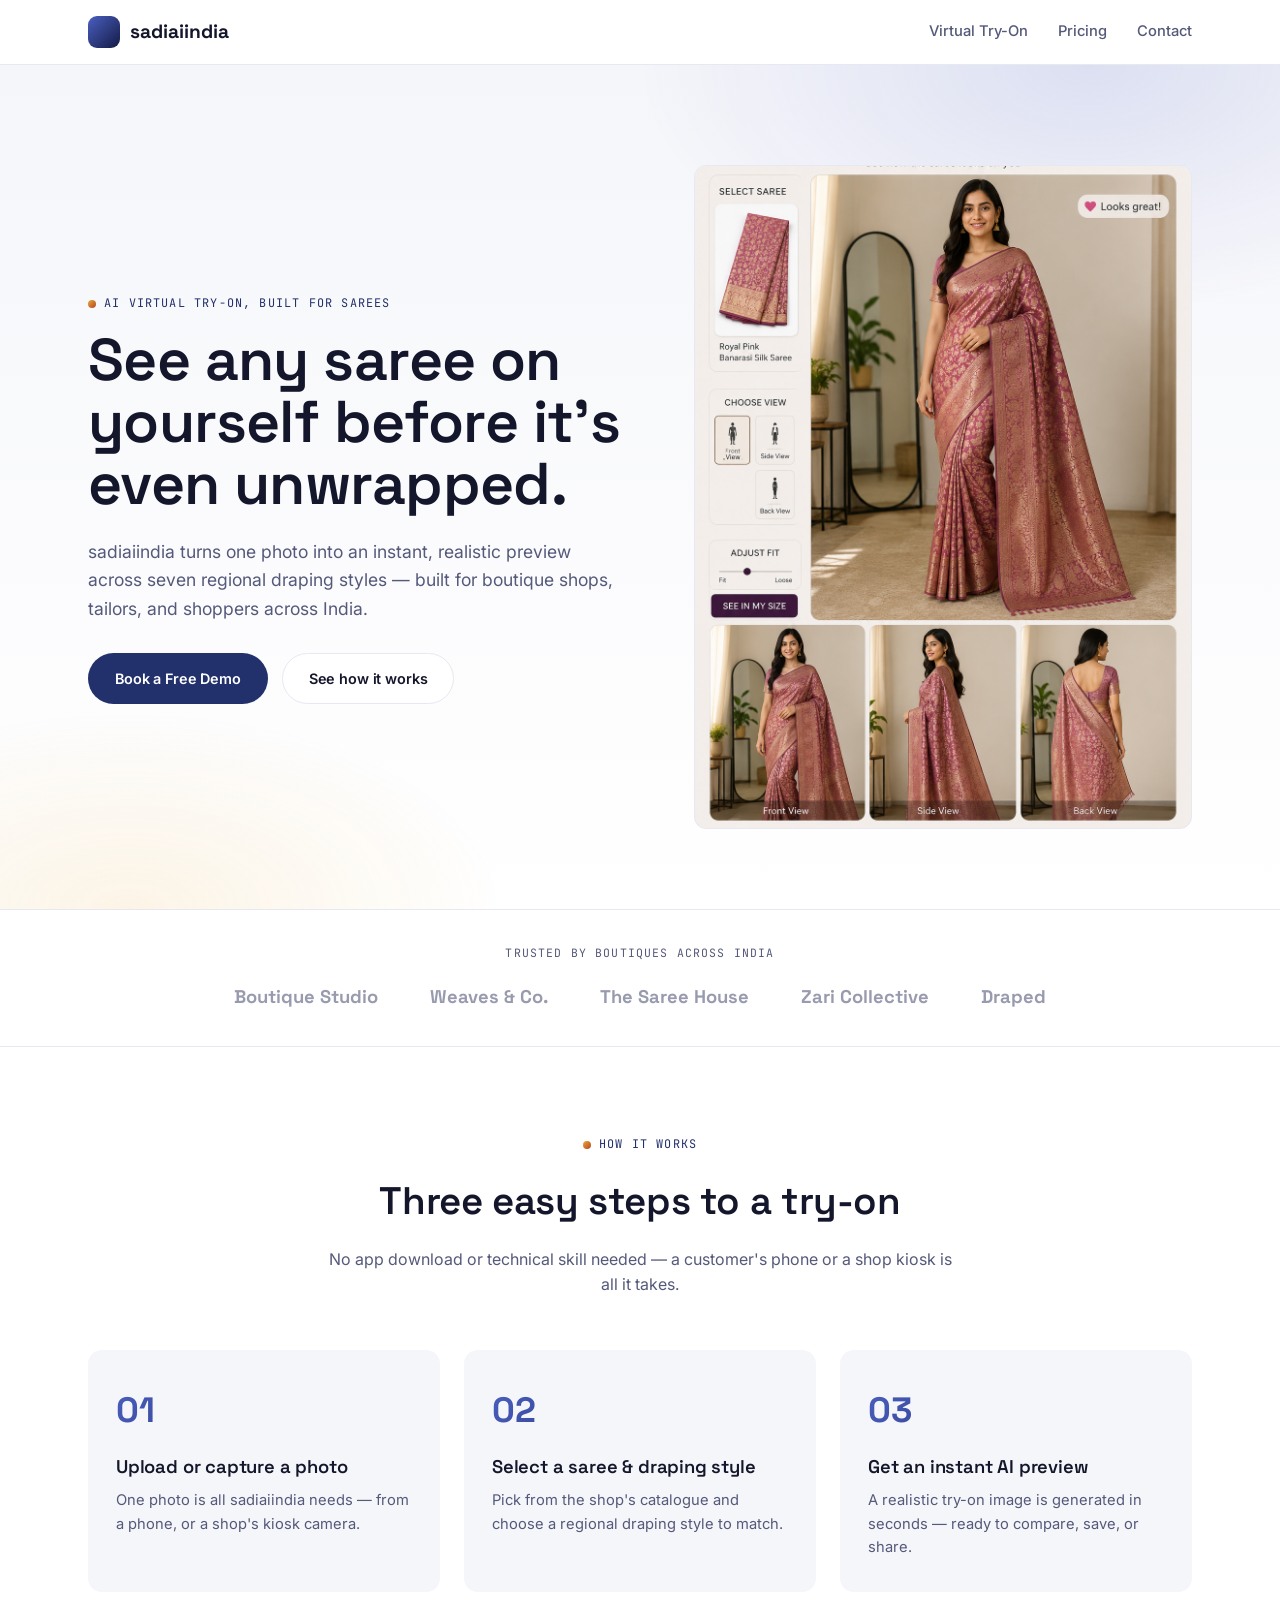
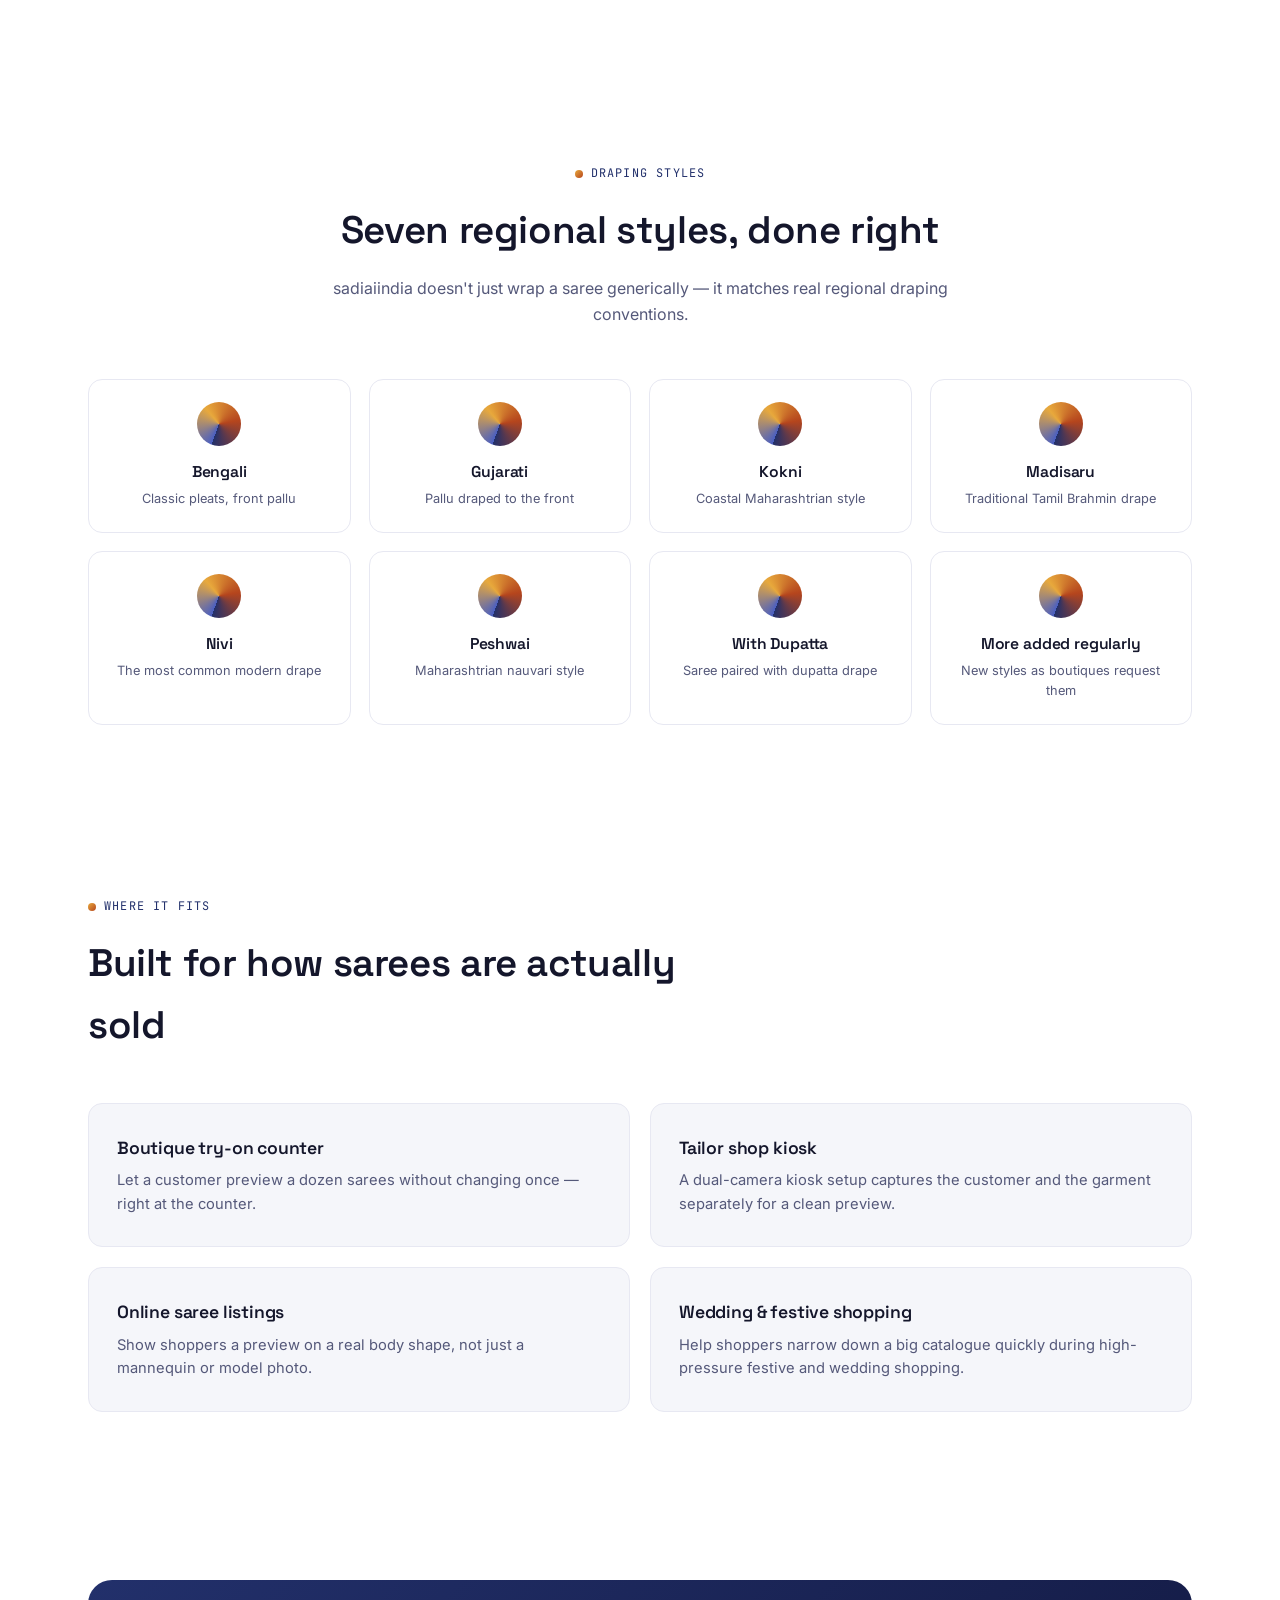
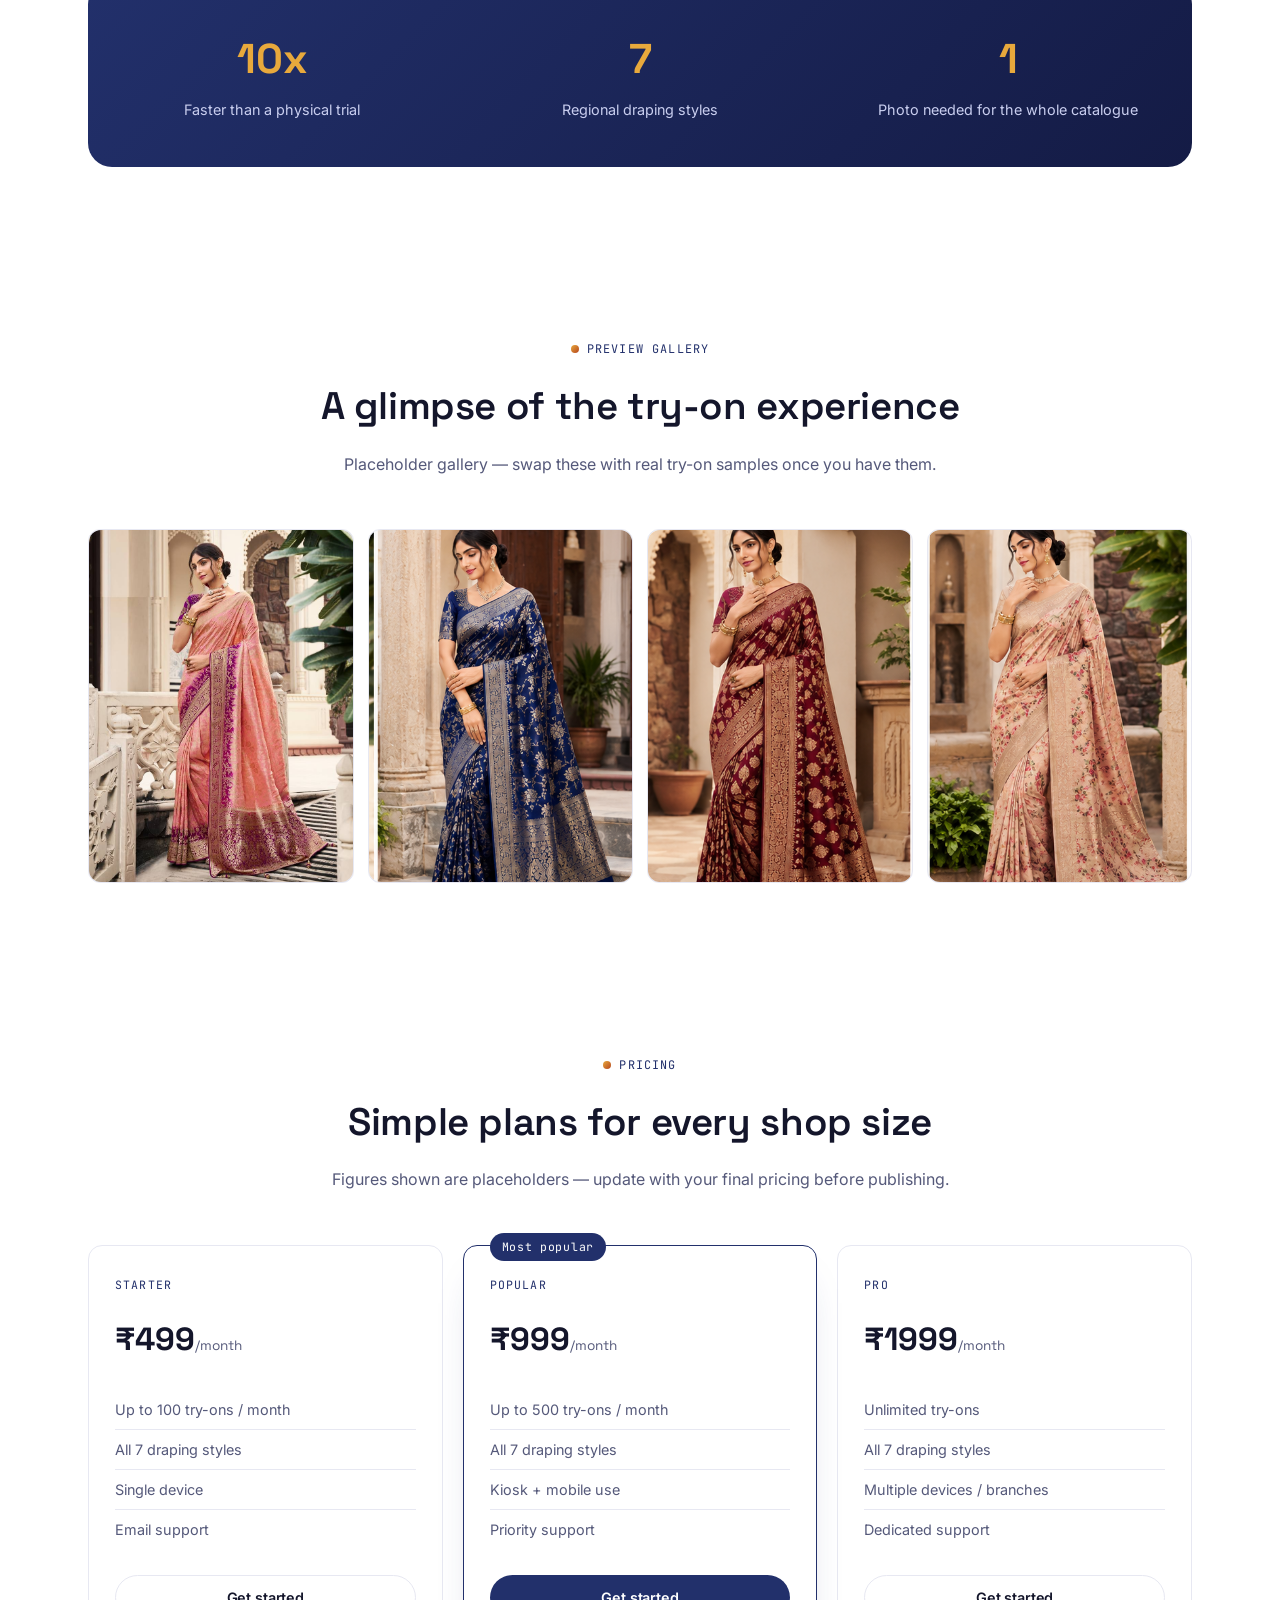
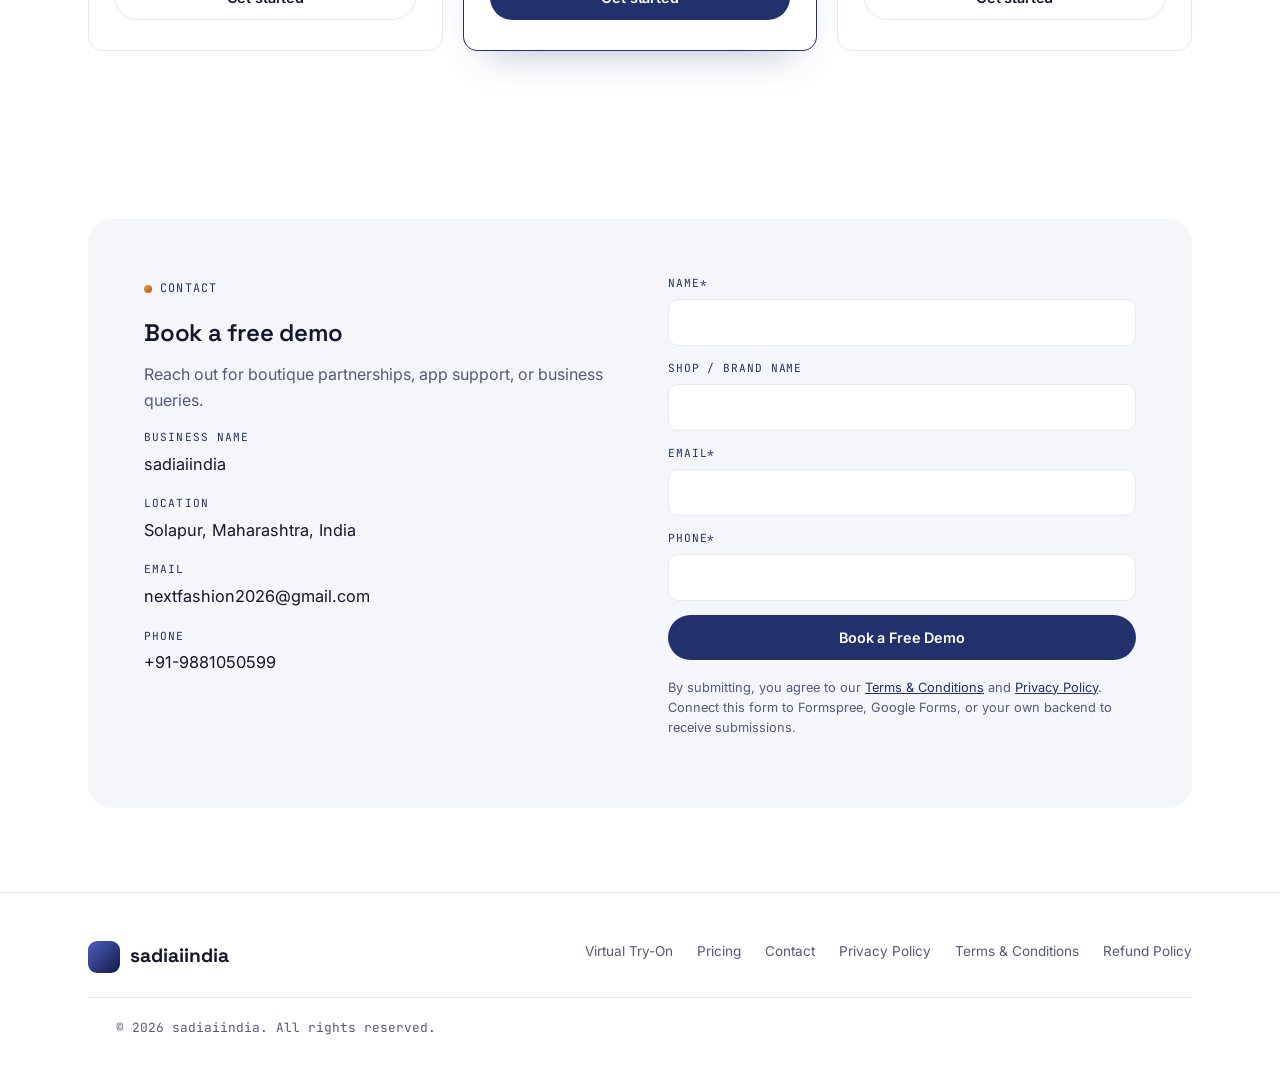
<file: index.html>
<!DOCTYPE html>
<html lang="en">
<head>
<meta charset="UTF-8">
<meta name="viewport" content="width=device-width, initial-scale=1.0">
<title>sadiaiindia — AI Virtual Try-On for Sarees</title>
<meta name="description" content="sadiaiindia lets boutiques and shoppers preview any saree instantly with AI — seven regional draping styles, one photo, seconds to see it.">
<link rel="preconnect" href="https://fonts.googleapis.com">
<link href="https://fonts.googleapis.com/css2?family=Space+Grotesk:wght@500;600;700&family=Inter:wght@400;500;600;700&family=JetBrains+Mono:wght@400;500&display=swap" rel="stylesheet">
<link rel="stylesheet" href="style.css">
</head>
<body>

<header>
  <div class="nav">
    <a href="#top" class="brand">
      <span class="brand-mark"></span>
      <span class="brand-name">sadiaiindia</span>
    </a>
    <nav class="nav-links">
      <a href="#try-on">Virtual Try-On</a>
      <a href="#pricing">Pricing</a>
  
      <a href="#contact">Contact</a>
    
    </nav>
    <button class="menu-toggle" aria-label="Menu">&#9776;</button>
  </div>
</header>

<main id="top">

  <section class="hero">
    <div class="dye-wash"></div>
    <div class="wrap hero-inner">
      <div>
        <span class="eyebrow">AI Virtual Try-On, Built for Sarees</span>
        <h1>See any saree on yourself before it's even unwrapped.</h1>
        <p class="lead">sadiaiindia turns one photo into an instant, realistic preview across seven regional draping styles — built for boutique shops, tailors, and shoppers across India.</p>
        <div class="hero-ctas">
          <a href="#contact" class="btn btn-primary">Book a Free Demo</a>
          <a href="#try-on" class="btn btn-ghost">See how it works</a>
        </div>
      </div>
      <div class="gallery-item">
  <img src="images/image.png" alt="Saree try-on preview" style="width:100%;height:100%;object-fit:cover;border-radius:12px;">
</div>
    </div>
  </section>

  <section class="trusted">
    <div class="wrap">
      <div class="trusted-label">Trusted by boutiques across India</div>
      <div class="trusted-row">
        <span>Boutique Studio</span>
        <span>Weaves &amp; Co.</span>
        <span>The Saree House</span>
        <span>Zari Collective</span>
        <span>Draped</span>
      </div>
    </div>
  </section>

  <section id="try-on">
    <div class="wrap">
      <div class="section-head">
        <span class="eyebrow">How it works</span>
        <h2>Three easy steps to a try-on</h2>
        <p>No app download or technical skill needed — a customer's phone or a shop kiosk is all it takes.</p>
      </div>
      <div class="steps">
        <div class="step">
          <div class="step-num">01</div>
          <h3>Upload or capture a photo</h3>
          <p>One photo is all sadiaiindia needs — from a phone, or a shop's kiosk camera.</p>
        </div>
        <div class="step">
          <div class="step-num">02</div>
          <h3>Select a saree &amp; draping style</h3>
          <p>Pick from the shop's catalogue and choose a regional draping style to match.</p>
        </div>
        <div class="step">
          <div class="step-num">03</div>
          <h3>Get an instant AI preview</h3>
          <p>A realistic try-on image is generated in seconds — ready to compare, save, or share.</p>
        </div>
      </div>
    </div>
  </section>

  <section id="styles">
    <div class="wrap">
      <div class="section-head">
        <span class="eyebrow">Draping styles</span>
        <h2>Seven regional styles, done right</h2>
        <p>sadiaiindia doesn't just wrap a saree generically — it matches real regional draping conventions.</p>
      </div>
      <div class="style-grid">
        <div class="style-card"><div class="style-swatch"></div><h3>Bengali</h3><p>Classic pleats, front pallu</p></div>
        <div class="style-card"><div class="style-swatch"></div><h3>Gujarati</h3><p>Pallu draped to the front</p></div>
        <div class="style-card"><div class="style-swatch"></div><h3>Kokni</h3><p>Coastal Maharashtrian style</p></div>
        <div class="style-card"><div class="style-swatch"></div><h3>Madisaru</h3><p>Traditional Tamil Brahmin drape</p></div>
        <div class="style-card"><div class="style-swatch"></div><h3>Nivi</h3><p>The most common modern drape</p></div>
        <div class="style-card"><div class="style-swatch"></div><h3>Peshwai</h3><p>Maharashtrian nauvari style</p></div>
        <div class="style-card"><div class="style-swatch"></div><h3>With Dupatta</h3><p>Saree paired with dupatta drape</p></div>
        <div class="style-card"><div class="style-swatch"></div><h3>More added regularly</h3><p>New styles as boutiques request them</p></div>
      </div>
    </div>
  </section>

  <section id="usecases">
    <div class="wrap">
      <div class="section-head left">
        <span class="eyebrow">Where it fits</span>
        <h2>Built for how sarees are actually sold</h2>
      </div>
      <div class="usecase-grid">
        <div class="usecase-card">
          <h3>Boutique try-on counter</h3>
          <p>Let a customer preview a dozen sarees without changing once — right at the counter.</p>
        </div>
        <div class="usecase-card">
          <h3>Tailor shop kiosk</h3>
          <p>A dual-camera kiosk setup captures the customer and the garment separately for a clean preview.</p>
        </div>
        <div class="usecase-card">
          <h3>Online saree listings</h3>
          <p>Show shoppers a preview on a real body shape, not just a mannequin or model photo.</p>
        </div>
        <div class="usecase-card">
          <h3>Wedding &amp; festive shopping</h3>
          <p>Help shoppers narrow down a big catalogue quickly during high-pressure festive and wedding shopping.</p>
        </div>
      </div>
    </div>
  </section>

  <section>
    <div class="wrap">
      <div class="stats-band">
        <div class="stats-grid">
          <div class="stat">
            <div class="stat-num">10x</div>
            <div class="stat-label">Faster than a physical trial</div>
          </div>
          <div class="stat">
            <div class="stat-num">7</div>
            <div class="stat-label">Regional draping styles</div>
          </div>
          <div class="stat">
            <div class="stat-num">1</div>
            <div class="stat-label">Photo needed for the whole catalogue</div>
          </div>
        </div>
      </div>
    </div>
  </section>

  <section id="gallery">
    <div class="wrap">
      <div class="section-head">
        <span class="eyebrow">Preview gallery</span>
        <h2>A glimpse of the try-on experience</h2>
        <p>Placeholder gallery — swap these with real try-on samples once you have them.</p>
      </div>
      <div class="gallery-grid">
        <div class="gallery-item">
          <img src="images/200_zoom.jpeg" alt="Saree try-on preview" style="width:100%;height:100%;object-fit:cover;border-radius:12px;">
        </div>
        <div class="gallery-item">
          <img src="images/blue.png" alt="Saree try-on preview" style="width:100%;height:100%;object-fit:cover;border-radius:12px;">
        </div>
        <div class="gallery-item">
          <img src="images/red.png" alt="Saree try-on preview" style="width:100%;height:100%;object-fit:cover;border-radius:12px;">
        </div>
        <div class="gallery-item">
          <img src="images/white.png" alt="Saree try-on preview" style="width:100%;height:100%;object-fit:cover;border-radius:12px;">
        </div>
      </div>
    </div>
  </section>

  <section id="pricing">
    <div class="wrap">
      <div class="section-head">
        <span class="eyebrow">Pricing</span>
        <h2>Simple plans for every shop size</h2>
        <p>Figures shown are placeholders — update with your final pricing before publishing.</p>
      </div>
      <div class="pricing-grid">
        <div class="plan">
          <div class="plan-tag">Starter</div>
          <div class="plan-price">₹499<span>/month</span></div>
          <ul>
            <li>Up to 100 try-ons / month</li>
            <li>All 7 draping styles</li>
            <li>Single device</li>
            <li>Email support</li>
          </ul>
          <button class="btn btn-ghost pay-btn" data-plan="Starter" data-amount="499">Get started</button>
        </div>
        <div class="plan popular">
          <div class="plan-tag">Popular</div>
          <div class="plan-price">₹999<span>/month</span></div>
          <ul>
            <li>Up to 500 try-ons / month</li>
            <li>All 7 draping styles</li>
            <li>Kiosk + mobile use</li>
            <li>Priority support</li>
          </ul>
          <button class="btn btn-primary pay-btn" data-plan="Popular" data-amount="999">Get started</button>
        </div>
        <div class="plan">
          <div class="plan-tag">Pro</div>
          <div class="plan-price">₹1999<span>/month</span></div>
          <ul>
            <li>Unlimited try-ons</li>
            <li>All 7 draping styles</li>
            <li>Multiple devices / branches</li>
            <li>Dedicated support</li>
          </ul>
          <button class="btn btn-ghost pay-btn" data-plan="Pro" data-amount="1999">Get started</button>
        </div>
      </div>
    </div>
  </section>

  
  <section id="contact">
    <div class="wrap">
      <div class="contact-shell">
        <div>
          <span class="eyebrow">Contact</span>
          <h2>Book a free demo</h2>
          <p>Reach out for boutique partnerships, app support, or business queries.</p>
          <div class="contact-item">
            <div class="label">Business name</div>
            <div class="value">sadiaiindia</div>
          </div>
          <div class="contact-item">
            <div class="label">Location</div>
            <div class="value">Solapur, Maharashtra, India</div>
          </div>
          <div class="contact-item">
            <div class="label">Email</div>
            <div class="value">nextfashion2026@gmail.com</div>
          </div>
          <div class="contact-item">
            <div class="label">Phone</div>
            <div class="value">+91-9881050599</div>
          </div>
        </div>
        <div>
          <form class="contact-form" id="leadForm">
            <div>
              <label for="f-name">Name*</label>
              <input type="text" id="f-name" name="name" required>
            </div>
            <div>
              <label for="f-brand">Shop / Brand name</label>
              <input type="text" id="f-brand" name="brand">
            </div>
            <div>
              <label for="f-email">Email*</label>
              <input type="email" id="f-email" name="email" required>
            </div>
            <div>
              <label for="f-phone">Phone*</label>
              <input type="tel" id="f-phone" name="phone" required>
            </div>
            <button type="submit" class="btn btn-primary">Book a Free Demo</button>
            <p class="form-note">By submitting, you agree to our <a href="terms-and-conditions.html">Terms &amp; Conditions</a> and <a href="privacy-policy.html">Privacy Policy</a>. Connect this form to Formspree, Google Forms, or your own backend to receive submissions.</p>
          </form>
        </div>
      </div>
    </div>
  </section>

</main>

<footer>
  <div class="wrap">
    <div class="footer-grid">
      <div class="brand">
        <span class="brand-mark"></span>
        <span class="brand-name">sadiaiindia</span>
      </div>
      <div class="footer-links">
        <a href="#try-on">Virtual Try-On</a>
        <a href="#pricing">Pricing</a>
       
        <a href="#contact">Contact</a>
        <a href="privacy-policy.html">Privacy Policy</a>
        <a href="terms-and-conditions.html">Terms &amp; Conditions</a>
        <a href="refund-policy.html">Refund Policy</a>
      </div>
    </div>
    <div class="wrap footer-copy">&copy; <span id="year"></span> sadiaiindia. All rights reserved.</div>
  </div>
</footer>

<script src="https://checkout.razorpay.com/v1/checkout.js"></script>
<script src="script.js"></script>
</body>
</html>
</file>
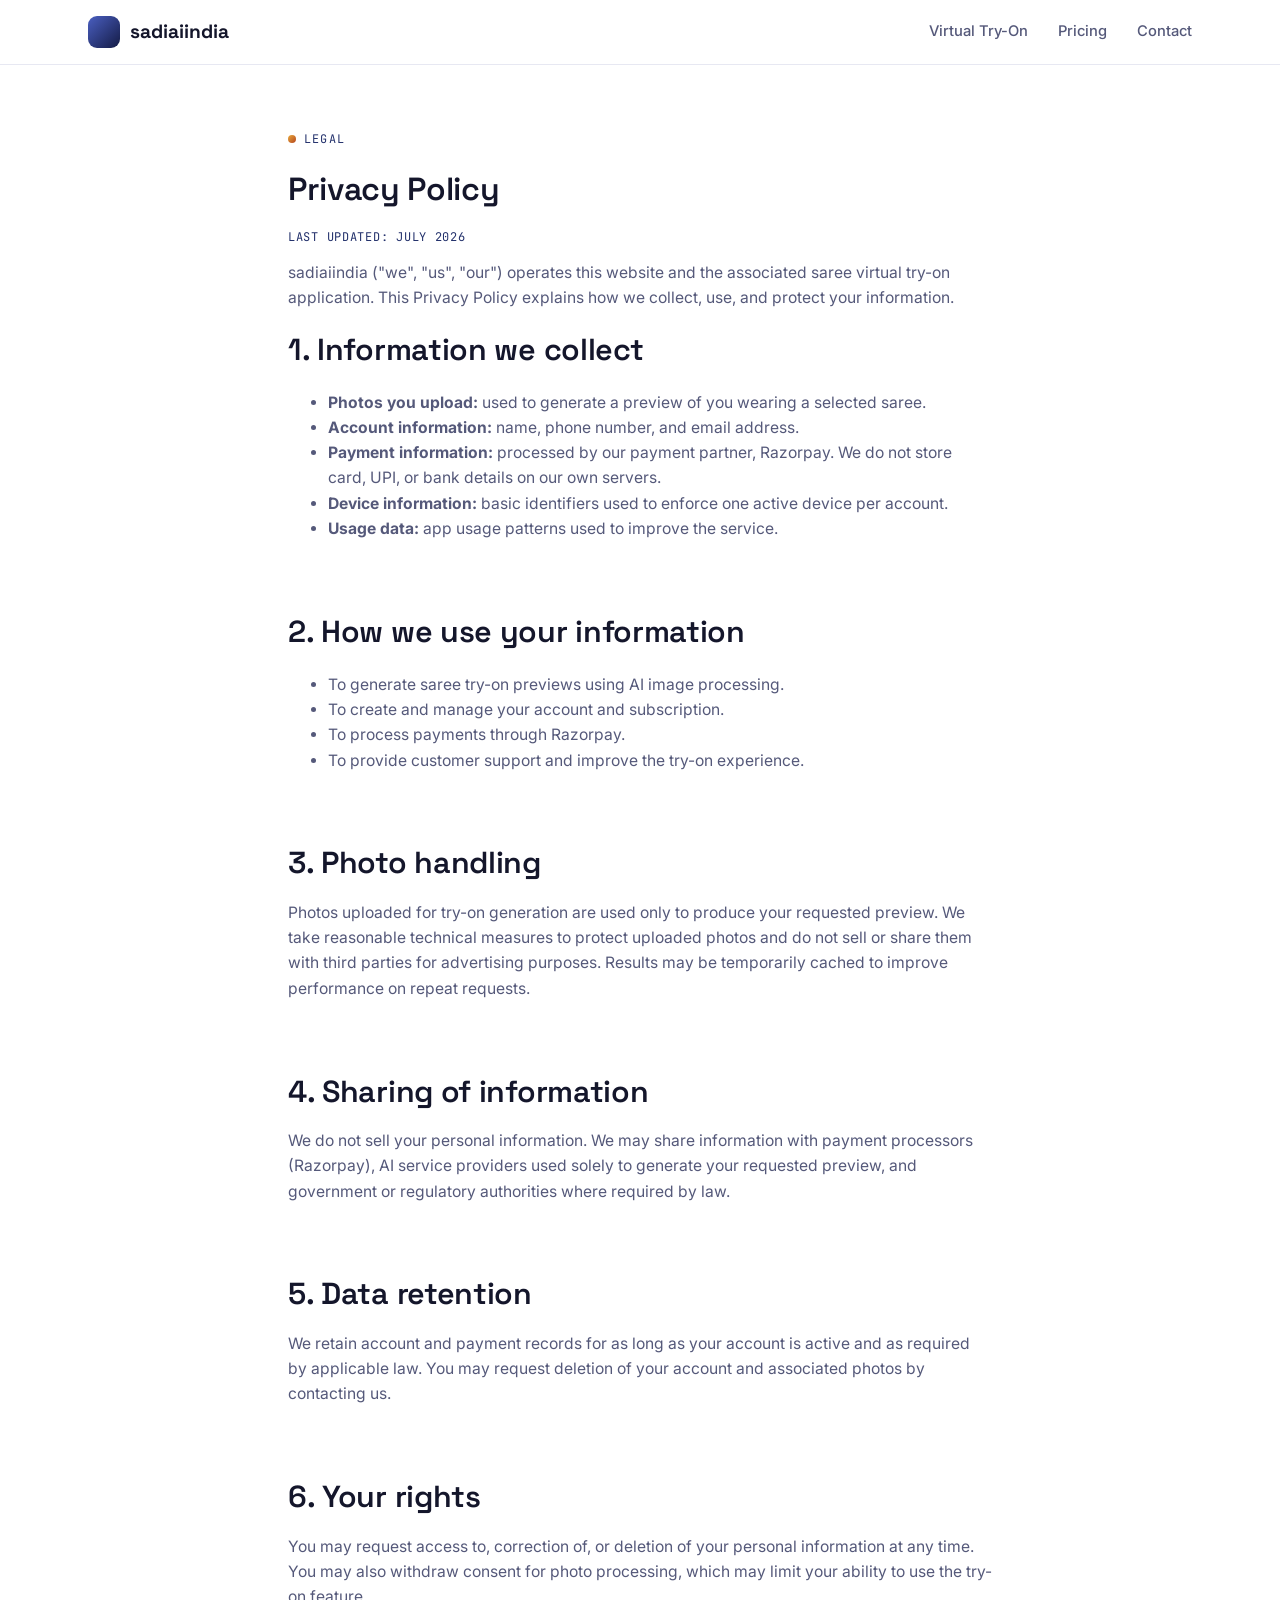
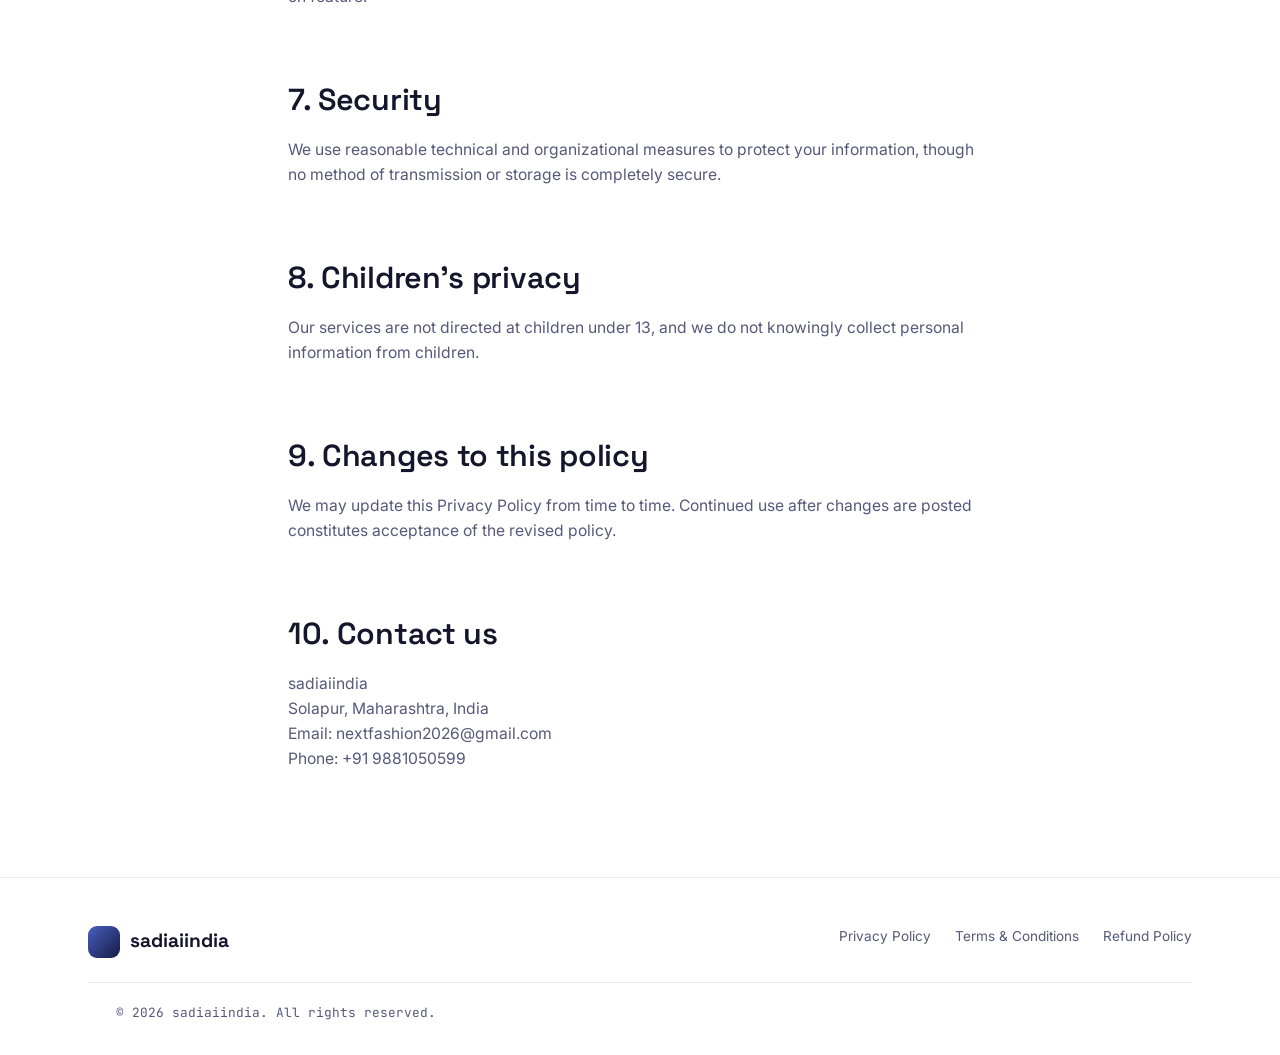
<file: privacy-policy.html>
<!DOCTYPE html>
<html lang="en">
<head>
<meta charset="UTF-8">
<meta name="viewport" content="width=device-width, initial-scale=1.0">
<title>Privacy Policy — sadiaiindia</title>
<link href="https://fonts.googleapis.com/css2?family=Space+Grotesk:wght@500;600;700&family=Inter:wght@400;500;600;700&family=JetBrains+Mono:wght@400;500&display=swap" rel="stylesheet">
<link rel="stylesheet" href="style.css">
</head>
<body>

<header>
  <div class="nav">
    <a href="index.html" class="brand">
      <span class="brand-mark"></span>
      <span class="brand-name">sadiaiindia</span>
    </a>
    <nav class="nav-links">
      <a href="index.html#try-on">Virtual Try-On</a>
      <a href="index.html#pricing">Pricing</a>
      <a href="index.html#contact">Contact</a>
    </nav>
  </div>
</header>

<main class="legal">
  <div class="wrap">
    <span class="eyebrow">Legal</span>
    <h1>Privacy Policy</h1>
    <p class="updated">Last updated: July 2026</p>

    <p>sadiaiindia ("we", "us", "our") operates this website and the associated saree virtual try-on application. This Privacy Policy explains how we collect, use, and protect your information.</p>

    <h2>1. Information we collect</h2>
    <ul>
      <li><strong>Photos you upload:</strong> used to generate a preview of you wearing a selected saree.</li>
      <li><strong>Account information:</strong> name, phone number, and email address.</li>
      <li><strong>Payment information:</strong> processed by our payment partner, Razorpay. We do not store card, UPI, or bank details on our own servers.</li>
      <li><strong>Device information:</strong> basic identifiers used to enforce one active device per account.</li>
      <li><strong>Usage data:</strong> app usage patterns used to improve the service.</li>
    </ul>

    <h2>2. How we use your information</h2>
    <ul>
      <li>To generate saree try-on previews using AI image processing.</li>
      <li>To create and manage your account and subscription.</li>
      <li>To process payments through Razorpay.</li>
      <li>To provide customer support and improve the try-on experience.</li>
    </ul>

    <h2>3. Photo handling</h2>
    <p>Photos uploaded for try-on generation are used only to produce your requested preview. We take reasonable technical measures to protect uploaded photos and do not sell or share them with third parties for advertising purposes. Results may be temporarily cached to improve performance on repeat requests.</p>

    <h2>4. Sharing of information</h2>
    <p>We do not sell your personal information. We may share information with payment processors (Razorpay), AI service providers used solely to generate your requested preview, and government or regulatory authorities where required by law.</p>

    <h2>5. Data retention</h2>
    <p>We retain account and payment records for as long as your account is active and as required by applicable law. You may request deletion of your account and associated photos by contacting us.</p>

    <h2>6. Your rights</h2>
    <p>You may request access to, correction of, or deletion of your personal information at any time. You may also withdraw consent for photo processing, which may limit your ability to use the try-on feature.</p>

    <h2>7. Security</h2>
    <p>We use reasonable technical and organizational measures to protect your information, though no method of transmission or storage is completely secure.</p>

    <h2>8. Children's privacy</h2>
    <p>Our services are not directed at children under 13, and we do not knowingly collect personal information from children.</p>

    <h2>9. Changes to this policy</h2>
    <p>We may update this Privacy Policy from time to time. Continued use after changes are posted constitutes acceptance of the revised policy.</p>

    <h2>10. Contact us</h2>
    <p>sadiaiindia<br>
    Solapur, Maharashtra, India<br>
    Email: nextfashion2026@gmail.com<br>
    Phone: +91 9881050599</p>
  </div>
</main>

<footer>
  <div class="wrap">
    <div class="footer-grid">
      <div class="brand">
        <span class="brand-mark"></span>
        <span class="brand-name">sadiaiindia</span>
      </div>
      <div class="footer-links">
        <a href="privacy-policy.html">Privacy Policy</a>
        <a href="terms-and-conditions.html">Terms &amp; Conditions</a>
        <a href="refund-policy.html">Refund Policy</a>
      </div>
    </div>
    <div class="wrap footer-copy">&copy; 2026 sadiaiindia. All rights reserved.</div>
  </div>
</footer>
</body>
</html>
</file>
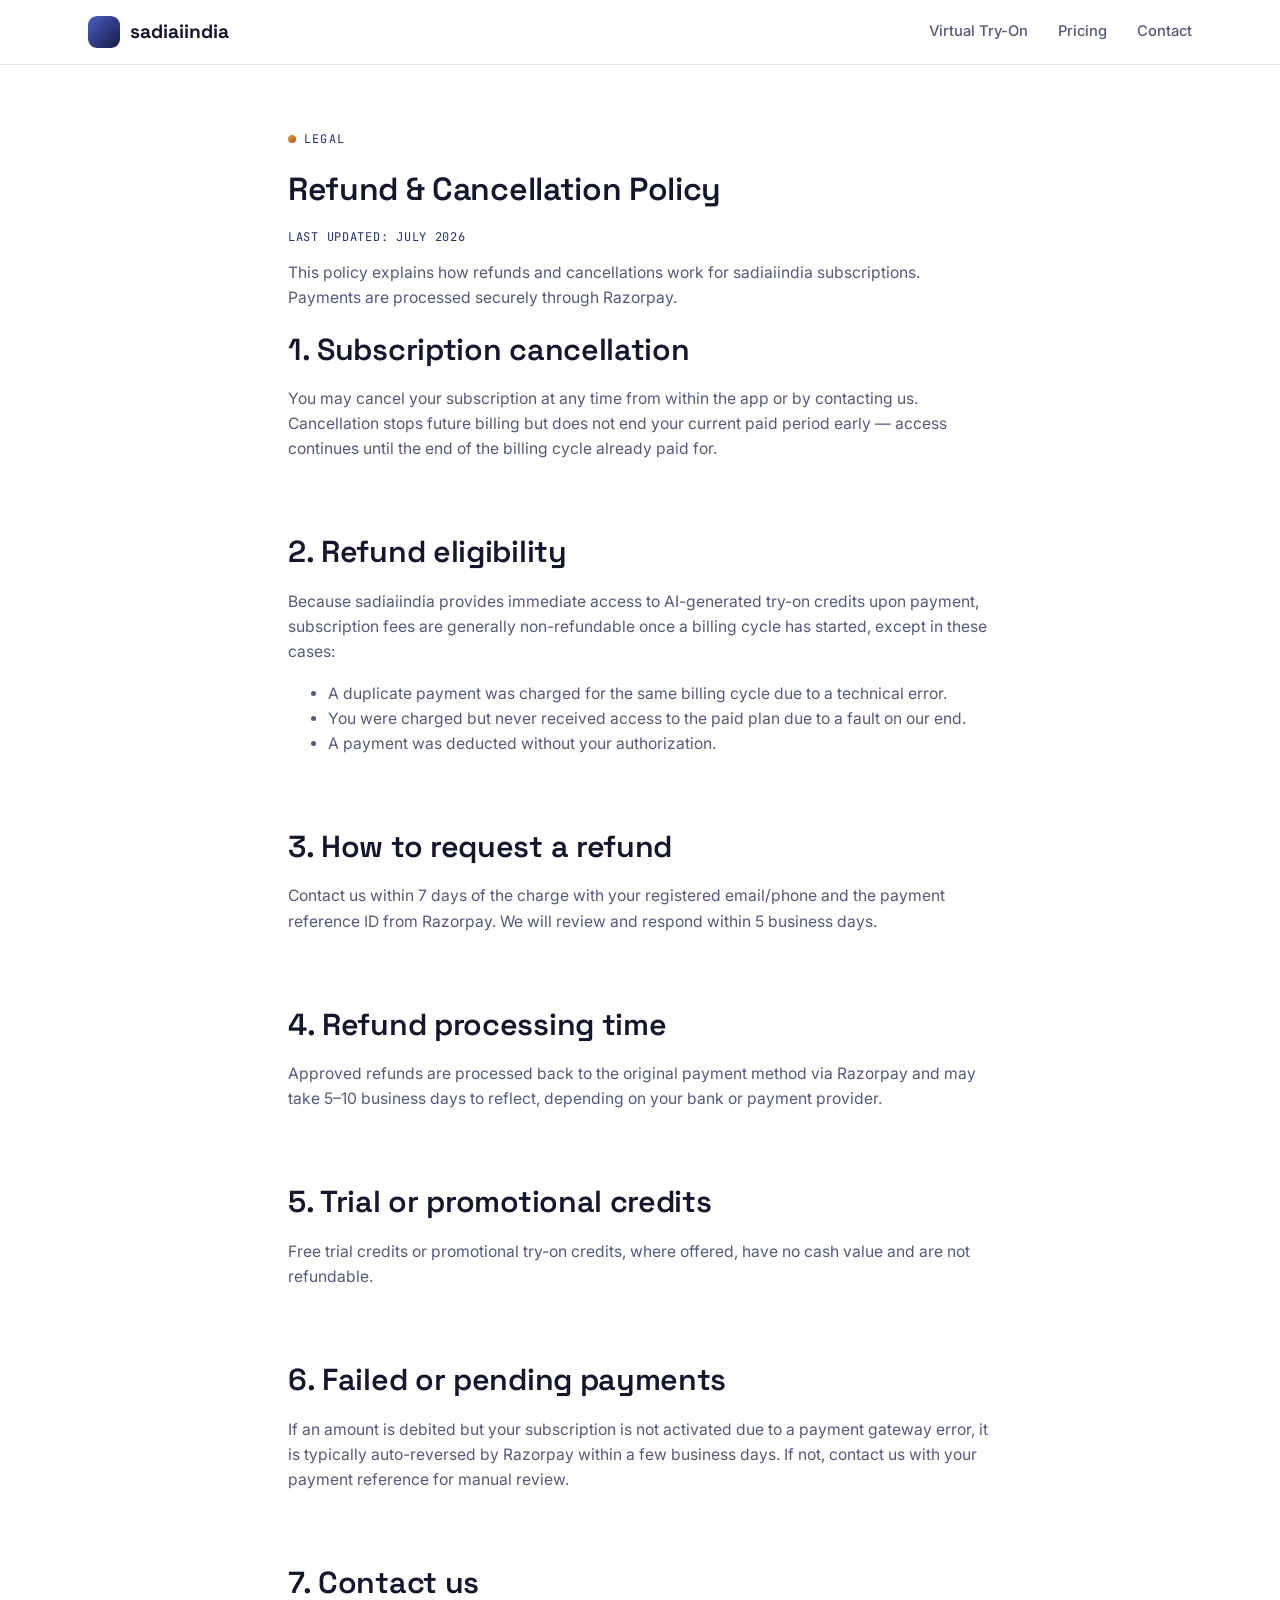
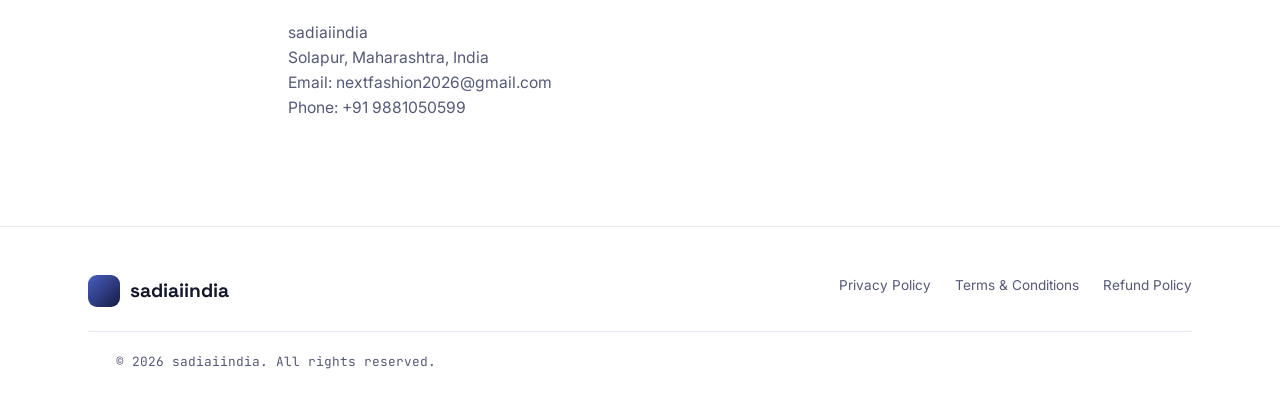
<file: refund-policy.html>
<!DOCTYPE html>
<html lang="en">
<head>
<meta charset="UTF-8">
<meta name="viewport" content="width=device-width, initial-scale=1.0">
<title>Refund &amp; Cancellation Policy — sadiaiindia</title>
<link href="https://fonts.googleapis.com/css2?family=Space+Grotesk:wght@500;600;700&family=Inter:wght@400;500;600;700&family=JetBrains+Mono:wght@400;500&display=swap" rel="stylesheet">
<link rel="stylesheet" href="style.css">
</head>
<body>

<header>
  <div class="nav">
    <a href="index.html" class="brand">
      <span class="brand-mark"></span>
      <span class="brand-name">sadiaiindia</span>
    </a>
    <nav class="nav-links">
      <a href="index.html#try-on">Virtual Try-On</a>
      <a href="index.html#pricing">Pricing</a>
      <a href="index.html#contact">Contact</a>
    </nav>
  </div>
</header>

<main class="legal">
  <div class="wrap">
    <span class="eyebrow">Legal</span>
    <h1>Refund &amp; Cancellation Policy</h1>
    <p class="updated">Last updated: July 2026</p>

    <p>This policy explains how refunds and cancellations work for sadiaiindia subscriptions. Payments are processed securely through Razorpay.</p>

    <h2>1. Subscription cancellation</h2>
    <p>You may cancel your subscription at any time from within the app or by contacting us. Cancellation stops future billing but does not end your current paid period early — access continues until the end of the billing cycle already paid for.</p>

    <h2>2. Refund eligibility</h2>
    <p>Because sadiaiindia provides immediate access to AI-generated try-on credits upon payment, subscription fees are generally non-refundable once a billing cycle has started, except in these cases:</p>
    <ul>
      <li>A duplicate payment was charged for the same billing cycle due to a technical error.</li>
      <li>You were charged but never received access to the paid plan due to a fault on our end.</li>
      <li>A payment was deducted without your authorization.</li>
    </ul>

    <h2>3. How to request a refund</h2>
    <p>Contact us within 7 days of the charge with your registered email/phone and the payment reference ID from Razorpay. We will review and respond within 5 business days.</p>

    <h2>4. Refund processing time</h2>
    <p>Approved refunds are processed back to the original payment method via Razorpay and may take 5–10 business days to reflect, depending on your bank or payment provider.</p>

    <h2>5. Trial or promotional credits</h2>
    <p>Free trial credits or promotional try-on credits, where offered, have no cash value and are not refundable.</p>

    <h2>6. Failed or pending payments</h2>
    <p>If an amount is debited but your subscription is not activated due to a payment gateway error, it is typically auto-reversed by Razorpay within a few business days. If not, contact us with your payment reference for manual review.</p>

    <h2>7. Contact us</h2>
    <p>sadiaiindia<br>
    Solapur, Maharashtra, India<br>
    Email: nextfashion2026@gmail.com<br>
    Phone: +91 9881050599</p>
  </div>
</main>

<footer>
  <div class="wrap">
    <div class="footer-grid">
      <div class="brand">
        <span class="brand-mark"></span>
        <span class="brand-name">sadiaiindia</span>
      </div>
      <div class="footer-links">
        <a href="privacy-policy.html">Privacy Policy</a>
        <a href="terms-and-conditions.html">Terms &amp; Conditions</a>
        <a href="refund-policy.html">Refund Policy</a>
      </div>
    </div>
    <div class="wrap footer-copy">&copy; 2026 sadiaiindia. All rights reserved.</div>
  </div>
</footer>
</body>
</html>
</file>
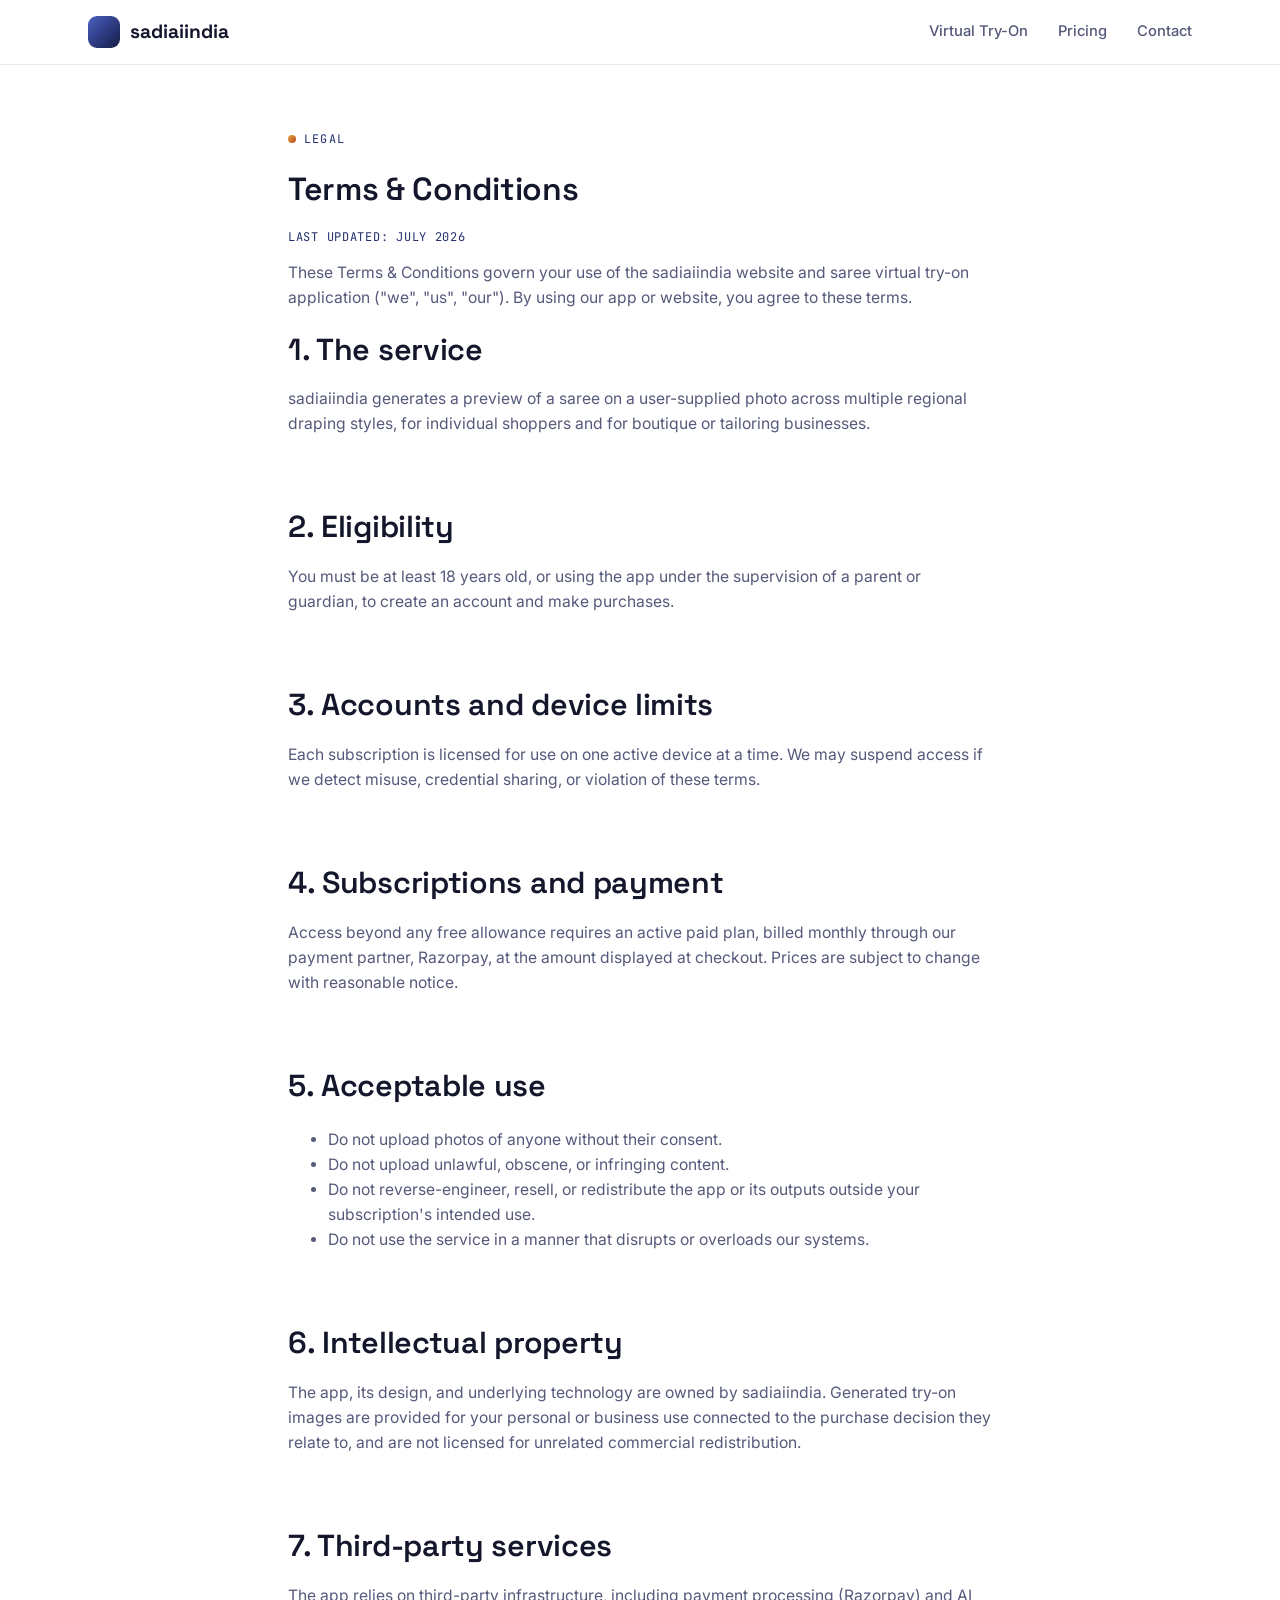
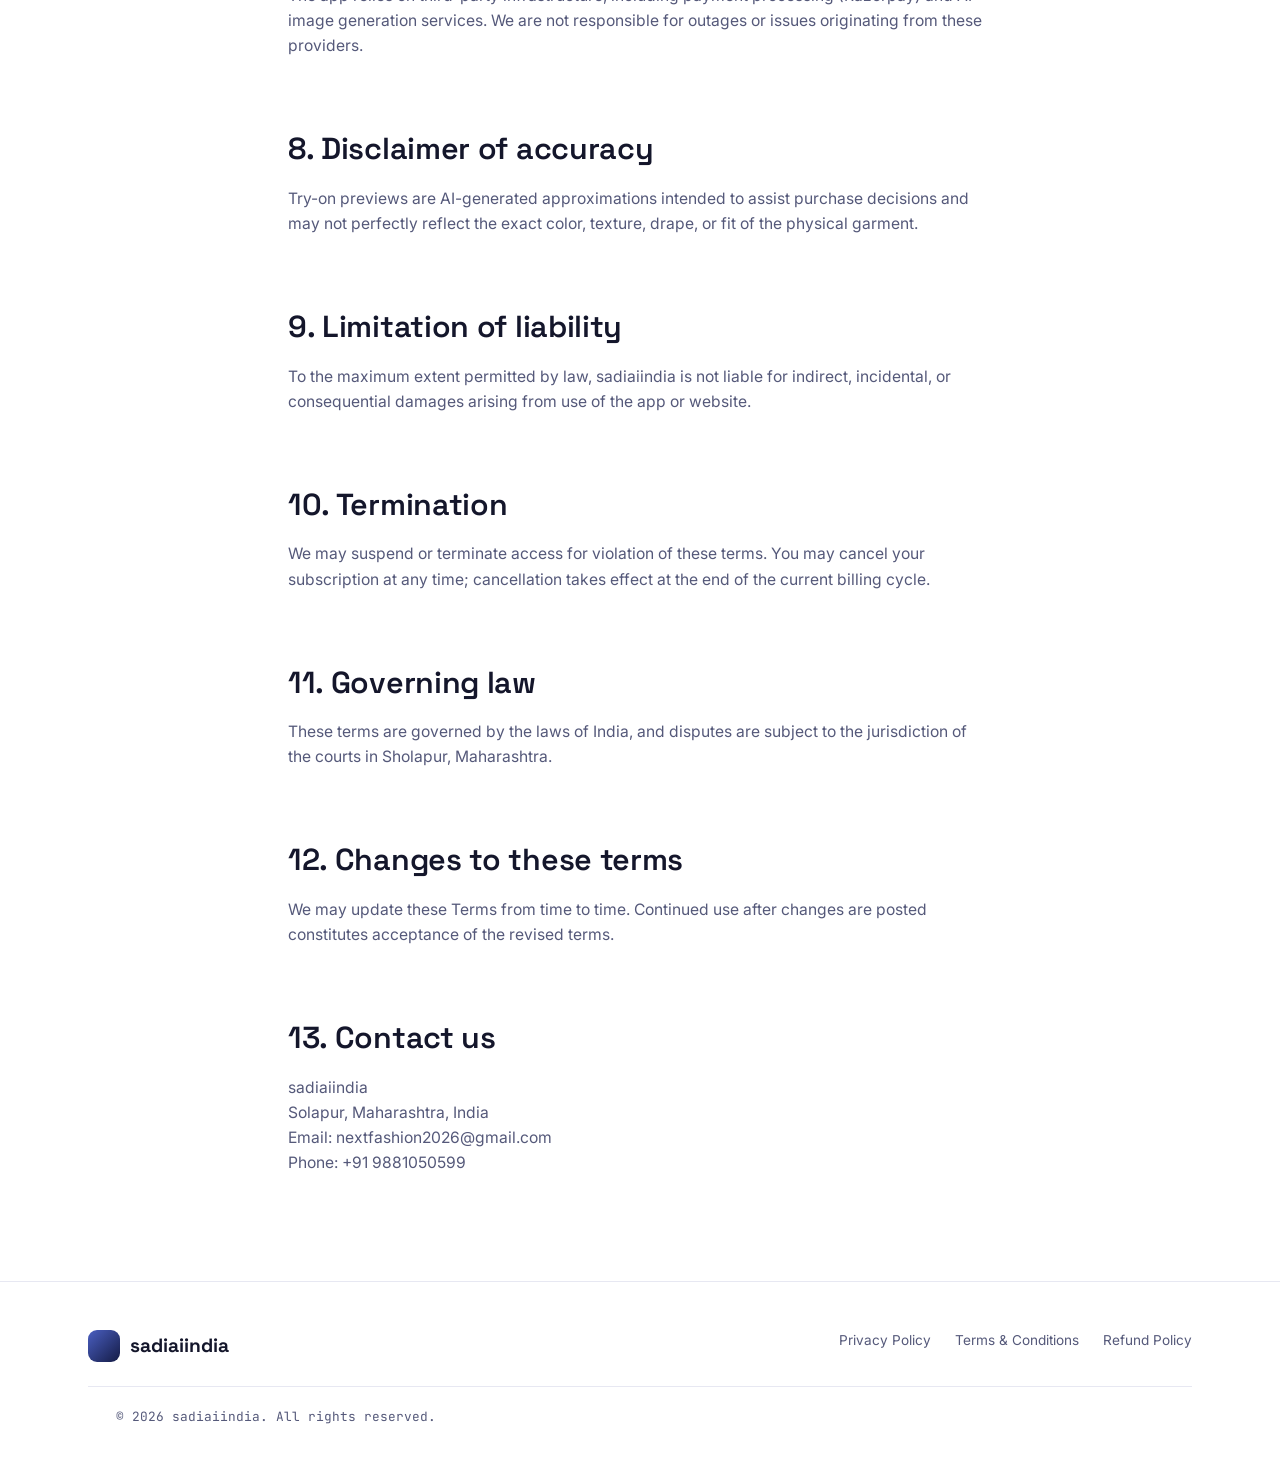
<file: terms-and-conditions.html>
<!DOCTYPE html>
<html lang="en">
<head>
<meta charset="UTF-8">
<meta name="viewport" content="width=device-width, initial-scale=1.0">
<title>Terms &amp; Conditions — sadiaiindia</title>
<link href="https://fonts.googleapis.com/css2?family=Space+Grotesk:wght@500;600;700&family=Inter:wght@400;500;600;700&family=JetBrains+Mono:wght@400;500&display=swap" rel="stylesheet">
<link rel="stylesheet" href="style.css">
</head>
<body>

<header>
  <div class="nav">
    <a href="index.html" class="brand">
      <span class="brand-mark"></span>
      <span class="brand-name">sadiaiindia</span>
    </a>
    <nav class="nav-links">
      <a href="index.html#try-on">Virtual Try-On</a>
      <a href="index.html#pricing">Pricing</a>
      <a href="index.html#contact">Contact</a>
    </nav>
  </div>
</header>

<main class="legal">
  <div class="wrap">
    <span class="eyebrow">Legal</span>
    <h1>Terms &amp; Conditions</h1>
    <p class="updated">Last updated: July 2026</p>

    <p>These Terms &amp; Conditions govern your use of the sadiaiindia website and saree virtual try-on application ("we", "us", "our"). By using our app or website, you agree to these terms.</p>

    <h2>1. The service</h2>
    <p>sadiaiindia generates a preview of a saree on a user-supplied photo across multiple regional draping styles, for individual shoppers and for boutique or tailoring businesses.</p>

    <h2>2. Eligibility</h2>
    <p>You must be at least 18 years old, or using the app under the supervision of a parent or guardian, to create an account and make purchases.</p>

    <h2>3. Accounts and device limits</h2>
    <p>Each subscription is licensed for use on one active device at a time. We may suspend access if we detect misuse, credential sharing, or violation of these terms.</p>

    <h2>4. Subscriptions and payment</h2>
    <p>Access beyond any free allowance requires an active paid plan, billed monthly through our payment partner, Razorpay, at the amount displayed at checkout. Prices are subject to change with reasonable notice.</p>

    <h2>5. Acceptable use</h2>
    <ul>
      <li>Do not upload photos of anyone without their consent.</li>
      <li>Do not upload unlawful, obscene, or infringing content.</li>
      <li>Do not reverse-engineer, resell, or redistribute the app or its outputs outside your subscription's intended use.</li>
      <li>Do not use the service in a manner that disrupts or overloads our systems.</li>
    </ul>

    <h2>6. Intellectual property</h2>
    <p>The app, its design, and underlying technology are owned by sadiaiindia. Generated try-on images are provided for your personal or business use connected to the purchase decision they relate to, and are not licensed for unrelated commercial redistribution.</p>

    <h2>7. Third-party services</h2>
    <p>The app relies on third-party infrastructure, including payment processing (Razorpay) and AI image generation services. We are not responsible for outages or issues originating from these providers.</p>

    <h2>8. Disclaimer of accuracy</h2>
    <p>Try-on previews are AI-generated approximations intended to assist purchase decisions and may not perfectly reflect the exact color, texture, drape, or fit of the physical garment.</p>

    <h2>9. Limitation of liability</h2>
    <p>To the maximum extent permitted by law, sadiaiindia is not liable for indirect, incidental, or consequential damages arising from use of the app or website.</p>

    <h2>10. Termination</h2>
    <p>We may suspend or terminate access for violation of these terms. You may cancel your subscription at any time; cancellation takes effect at the end of the current billing cycle.</p>

    <h2>11. Governing law</h2>
    <p>These terms are governed by the laws of India, and disputes are subject to the jurisdiction of the courts in Sholapur, Maharashtra.</p>

    <h2>12. Changes to these terms</h2>
    <p>We may update these Terms from time to time. Continued use after changes are posted constitutes acceptance of the revised terms.</p>

    <h2>13. Contact us</h2>
    <p>sadiaiindia<br>
    Solapur, Maharashtra, India<br>
    Email: nextfashion2026@gmail.com<br>
    Phone: +91 9881050599</p>
  </div>
</main>

<footer>
  <div class="wrap">
    <div class="footer-grid">
      <div class="brand">
        <span class="brand-mark"></span>
        <span class="brand-name">sadiaiindia</span>
      </div>
      <div class="footer-links">
        <a href="privacy-policy.html">Privacy Policy</a>
        <a href="terms-and-conditions.html">Terms &amp; Conditions</a>
        <a href="refund-policy.html">Refund Policy</a>
      </div>
    </div>
    <div class="wrap footer-copy">&copy; 2026 sadiaiindia. All rights reserved.</div>
  </div>
</footer>
</body>
</html>
</file>
<file: style.css>
/* ===================================================
   sadiaiindia — Design Tokens
   Signature idea: natural indigo dye-vat gradient —
   the traditional dye used on vastra (fabric), reimagined
   as a clean SaaS gradient motif across the page.
   =================================================== */
:root{
  --white: #FFFFFF;
  --mist: #F5F6FA;
  --ink: #14162B;
  --ink-soft: #55597A;
  --indigo: #22306B;
  --indigo-deep: #141B45;
  --indigo-light: #4A5FC1;
  --rust: #B5451D;
  --gold: #E8A93C;
  --line: #E7E8F2;
  --radius: 14px;
  --max: 1160px;

  --font-display: "Space Grotesk", "Inter", sans-serif;
  --font-body: "Inter", -apple-system, sans-serif;
  --font-mono: "JetBrains Mono", "IBM Plex Mono", monospace;
}

*{ box-sizing: border-box; }
html{ scroll-behavior: smooth; }
body{
  margin:0;
  background: var(--white);
  color: var(--ink);
  font-family: var(--font-body);
  line-height: 1.6;
  -webkit-font-smoothing: antialiased;
}
img,svg{ max-width:100%; display:block; }
a{ color: inherit; text-decoration:none; }
h1,h2,h3{
  font-family: var(--font-display);
  font-weight:600;
  color: var(--ink);
  margin:0 0 .4em;
  letter-spacing: -.01em;
}
p{ margin:0 0 1em; color: var(--ink-soft); }
.wrap{ max-width: var(--max); margin:0 auto; padding:0 28px; }
.eyebrow{
  font-family: var(--font-mono);
  font-size: .74rem;
  letter-spacing: .1em;
  text-transform: uppercase;
  color: var(--indigo);
  display:inline-flex; align-items:center; gap:8px;
  margin-bottom: 16px;
}
.eyebrow::before{
  content:""; width:8px; height:8px; border-radius:50%;
  background: linear-gradient(135deg, var(--gold), var(--rust));
  display:inline-block;
}

/* ---------- Header ---------- */
header{
  position: sticky; top:0; z-index: 50;
  background: rgba(255,255,255,.85);
  backdrop-filter: blur(10px);
  border-bottom: 1px solid var(--line);
}
.nav{
  display:flex; align-items:center; justify-content:space-between;
  padding: 16px 28px;
  max-width: var(--max); margin:0 auto;
}
.brand{ display:flex; align-items:center; gap:10px; }
.brand-mark{
  width:32px; height:32px; border-radius:9px;
  background: linear-gradient(135deg, var(--indigo-light), var(--indigo-deep));
}
.brand-name{
  font-family: var(--font-display);
  font-weight:700; font-size:1.2rem; color: var(--ink);
}
.nav-links{ display:flex; align-items:center; gap:30px; }
.nav-links a:not(.btn){
  font-size:.92rem; color: var(--ink-soft); font-weight:500;
  transition: color .2s;
}
.nav-links a:not(.btn):hover{ color: var(--indigo); }
.menu-toggle{ display:none; background:none; border:none; font-size:1.5rem; color:var(--indigo); cursor:pointer; }

/* ---------- Buttons ---------- */
.btn{
  display:inline-block; padding:13px 26px;
  font-size:.9rem; font-weight:600; letter-spacing:-.01em;
  border-radius: 999px; border:1px solid transparent;
  cursor:pointer; transition: all .2s; font-family: var(--font-body);
}
button.btn{ font-family: var(--font-body); }
.btn-primary{ background: var(--indigo); color: var(--white); }
.btn-primary:hover{ background: var(--indigo-deep); }
.btn-ghost{ border-color: var(--line); color: var(--ink); background:var(--white); }
.btn-ghost:hover{ border-color: var(--indigo); color: var(--indigo); }
.btn-sm{ padding:9px 18px; font-size:.85rem; }

/* ---------- Hero ---------- */
.hero{
  position:relative;
  padding: 100px 0 80px;
  overflow:hidden;
  background: linear-gradient(180deg, var(--mist) 0%, var(--white) 100%);
}
.dye-wash{
  position:absolute; inset:0; z-index:0; opacity:.9;
  background:
    radial-gradient(60% 50% at 85% 0%, rgba(74,95,193,.16), transparent 60%),
    radial-gradient(50% 40% at 10% 100%, rgba(232,169,60,.14), transparent 60%);
}
.hero-inner{ position:relative; z-index:1; display:grid; grid-template-columns: 1.05fr .95fr; gap:56px; align-items:center; }
.hero h1{ font-size: clamp(2.5rem, 4.6vw, 3.8rem); line-height:1.05; }
.hero p.lead{ font-size:1.1rem; max-width:48ch; }
.hero-ctas{ display:flex; gap:14px; margin-top:30px; flex-wrap:wrap; }
.hero-art{
  aspect-ratio: 4/5;
  border-radius: 24px;
  background: linear-gradient(160deg, var(--indigo) 0%, var(--indigo-deep) 100%);
  display:flex; align-items:center; justify-content:center;
  box-shadow: 0 30px 60px -20px rgba(20,27,69,.35);
}

/* ---------- Trusted-by strip ---------- */
.trusted{ padding: 34px 0; border-top:1px solid var(--line); border-bottom:1px solid var(--line); }
.trusted-label{ font-family: var(--font-mono); font-size:.72rem; letter-spacing:.1em; text-transform:uppercase; color:var(--ink-soft); text-align:center; margin-bottom:20px; }
.trusted-row{ display:flex; justify-content:center; gap:52px; flex-wrap:wrap; opacity:.6; }
.trusted-row span{ font-family: var(--font-display); font-weight:700; font-size:1.15rem; color: var(--ink-soft); }

/* ---------- Section shell ---------- */
section{ padding: 84px 0; }
.section-head{ max-width: 640px; margin: 0 auto 52px; text-align:center; }
.section-head h2{ font-size: clamp(1.9rem,3vw,2.5rem); }
.section-head.left{ margin:0 0 48px; text-align:left; }

/* ---------- Steps ---------- */
.steps{ display:grid; grid-template-columns: repeat(3,1fr); gap:24px; }
.step{
  background: var(--mist); border-radius: var(--radius);
  padding:32px 28px; position:relative;
}
.step .step-num{
  font-family: var(--font-display); font-size:2.2rem; font-weight:700;
  background: linear-gradient(135deg, var(--indigo-light), var(--indigo-deep));
  -webkit-background-clip:text; background-clip:text; color:transparent;
  margin-bottom:14px;
}
.step h3{ font-size:1.15rem; }
.step p{ font-size:.92rem; margin-bottom:0; }

/* ---------- Draping styles ---------- */
.style-grid{ display:grid; grid-template-columns: repeat(4,1fr); gap:18px; }
.style-card{
  border:1px solid var(--line); border-radius: var(--radius);
  padding:22px 18px; text-align:center; transition: border-color .2s, transform .2s;
}
.style-card:hover{ border-color: var(--indigo-light); transform: translateY(-3px); }
.style-swatch{
  width:44px; height:44px; border-radius:50%; margin:0 auto 14px;
  background: conic-gradient(from 200deg, var(--indigo-light), var(--gold), var(--rust), var(--indigo));
}
.style-card h3{ font-size:.98rem; margin-bottom:4px; }
.style-card p{ font-size:.8rem; margin-bottom:0; }

/* ---------- Use cases ---------- */
.usecase-grid{ display:grid; grid-template-columns: repeat(2,1fr); gap:20px; }
.usecase-card{
  border-radius: var(--radius); padding:30px 28px;
  background: var(--mist); border:1px solid var(--line);
}
.usecase-card h3{ font-size:1.1rem; }
.usecase-card p{ font-size:.92rem; margin-bottom:0; }

/* ---------- Stats ---------- */
.stats-band{
  background: linear-gradient(135deg, var(--indigo) 0%, var(--indigo-deep) 100%);
  border-radius: 24px; color: var(--white);
}
.stats-grid{ display:grid; grid-template-columns: repeat(3,1fr); }
.stat{ text-align:center; padding: 46px 24px; }
.stat .stat-num{ font-family: var(--font-display); font-size:2.6rem; font-weight:700; color: var(--gold); }
.stat .stat-label{ font-size:.9rem; color: #C9CEEF; margin-top:6px; }

/* ---------- Gallery ---------- */
.gallery-grid{ display:grid; grid-template-columns: repeat(4,1fr); gap:14px; }
.gallery-item{
  aspect-ratio: 3/4; border-radius: 12px;
  background: linear-gradient(160deg, var(--mist), #EAEBF5);
  border:1px solid var(--line);
  display:flex; align-items:center; justify-content:center;
}

/* ---------- Pricing ---------- */
.pricing-grid{ display:grid; grid-template-columns: repeat(3,1fr); gap:20px; }
.plan{
  border:1px solid var(--line); border-radius: var(--radius);
  padding: 30px 26px; display:flex; flex-direction:column;
  background: var(--white);
}
.plan.popular{ border-color: var(--indigo); box-shadow: 0 20px 40px -24px rgba(34,48,107,.4); position:relative; }
.plan.popular::before{
  content:"Most popular"; position:absolute; top:-13px; left:26px;
  background: var(--indigo); color:var(--white); font-size:.72rem;
  padding:5px 12px; border-radius:999px; font-family: var(--font-mono); letter-spacing:.06em;
}
.plan-tag{ font-family: var(--font-mono); font-size:.72rem; letter-spacing:.1em; text-transform:uppercase; color: var(--indigo); margin-bottom:10px; }
.plan-price{ font-family: var(--font-display); font-size:2rem; font-weight:700; margin:10px 0 4px; }
.plan-price span{ font-size:.85rem; font-weight:400; color: var(--ink-soft); }
.plan ul{ list-style:none; padding:0; margin:20px 0 26px; flex:1; }
.plan li{ font-size:.9rem; color: var(--ink-soft); padding:8px 0; border-top:1px solid var(--line); }
.plan li:first-child{ border-top:none; }
.plan .btn{ width:100%; text-align:center; }

/* ---------- Blog ---------- */
.blog-grid{ display:grid; grid-template-columns: repeat(3,1fr); gap:20px; }
.blog-card{ border:1px solid var(--line); border-radius: var(--radius); overflow:hidden; }
.blog-thumb{ aspect-ratio: 16/9; background: linear-gradient(150deg, var(--indigo-light), var(--indigo-deep)); }
.blog-body{ padding:22px 20px; }
.blog-tag{ font-family: var(--font-mono); font-size:.7rem; letter-spacing:.08em; text-transform:uppercase; color: var(--rust); }
.blog-body h3{ font-size:1.05rem; margin-top:8px; }
.blog-body p{ font-size:.88rem; margin-bottom:0; }

/* ---------- Contact ---------- */
.contact-shell{
  border-radius: 24px; background: var(--mist);
  padding: 56px; display:grid; grid-template-columns: 1fr 1fr; gap:56px;
}
.contact-item{ margin-bottom:18px; }
.contact-item .label{ font-family: var(--font-mono); font-size:.7rem; letter-spacing:.1em; text-transform:uppercase; color: var(--indigo); }
.contact-item .value{ font-size:1.02rem; margin-top:4px; }
.contact-form{ display:flex; flex-direction:column; gap:14px; }
.contact-form label{
  font-family: var(--font-mono); font-size:.7rem; letter-spacing:.08em;
  text-transform:uppercase; color: var(--indigo); margin-bottom:6px; display:block;
}
.contact-form input{
  width:100%; padding:13px 14px; border:1px solid var(--line);
  background: var(--white); font-family: var(--font-body); font-size:.95rem;
  border-radius: 10px; color: var(--ink);
}
.contact-form input:focus{ outline:2px solid var(--indigo-light); outline-offset:1px; }
.form-note{ font-size:.8rem; color: var(--ink-soft); margin-top:4px; }
.form-note a{ color: var(--indigo); text-decoration:underline; }

/* ---------- Footer ---------- */
footer{ border-top:1px solid var(--line); padding: 48px 0 32px; }
.footer-grid{ display:flex; justify-content:space-between; flex-wrap:wrap; gap:24px; margin-bottom:24px; }
.footer-links{ display:flex; gap:24px; flex-wrap:wrap; }
.footer-links a{ font-size:.85rem; color: var(--ink-soft); }
.footer-links a:hover{ color: var(--indigo); }
.footer-copy{ font-size:.8rem; color: var(--ink-soft); font-family: var(--font-mono); border-top:1px solid var(--line); padding-top:20px; }

/* ---------- Auth pages ---------- */
.auth-shell{
  min-height: calc(100vh - 65px);
  display:flex; align-items:center; justify-content:center;
  background: var(--mist); padding: 40px 20px;
}
.auth-card{
  background: var(--white); border:1px solid var(--line);
  border-radius: 20px; padding: 44px 40px; width:100%; max-width: 420px;
  box-shadow: 0 30px 60px -30px rgba(20,27,69,.15);
}
.auth-card h1{ font-size:1.7rem; margin-bottom:6px; }
.auth-card .auth-sub{ font-size:.92rem; color: var(--ink-soft); margin-bottom:28px; }
.auth-form{ display:flex; flex-direction:column; gap:16px; }
.auth-form label{
  font-family: var(--font-mono); font-size:.7rem; letter-spacing:.08em;
  text-transform:uppercase; color: var(--indigo); margin-bottom:6px; display:block;
}
.auth-form input{
  width:100%; padding:13px 14px; border:1px solid var(--line);
  background: var(--white); font-family: var(--font-body); font-size:.95rem;
  border-radius: 10px; color: var(--ink);
}
.auth-form input:focus{ outline:2px solid var(--indigo-light); outline-offset:1px; }
.auth-form .btn{ margin-top:6px; width:100%; text-align:center; border:none; }
.auth-error{
  font-size:.85rem; color: var(--rust); background: #FBEBE3;
  padding:10px 14px; border-radius:10px; display:none;
}
.auth-error.show{ display:block; }
.auth-switch{ font-size:.9rem; color: var(--ink-soft); text-align:center; margin-top:22px; }
.auth-switch a{ color: var(--indigo); font-weight:600; }
.auth-divider{ text-align:center; font-family: var(--font-mono); font-size:.7rem; letter-spacing:.08em; text-transform:uppercase; color: var(--ink-soft); margin: 4px 0; }
.legal{ padding: 60px 0 90px; }
.legal .wrap{ max-width: 760px; }
.legal h2{ font-size:1.9rem; margin-top:2.2em; font-family: var(--font-display); color: var(--ink); }
.legal h2:first-of-type{ margin-top:0; }
.legal p, .legal li{ color: var(--ink-soft); font-size:.98rem; }
.legal .updated{ font-family: var(--font-mono); font-size:.75rem; color: var(--indigo); letter-spacing:.06em; text-transform:uppercase; }

/* ---------- Responsive ---------- */
@media (max-width: 900px){
  .nav-links{ display:none; }
  .menu-toggle{ display:block; }
  .hero-inner{ grid-template-columns:1fr; }
  .steps, .style-grid, .usecase-grid, .stats-grid, .gallery-grid, .pricing-grid, .blog-grid{ grid-template-columns: repeat(2,1fr); }
  .contact-shell{ grid-template-columns:1fr; padding:36px 24px; }
}
@media (max-width: 560px){
  .style-grid, .gallery-grid{ grid-template-columns: repeat(2,1fr); }
  .steps, .usecase-grid, .stats-grid, .pricing-grid, .blog-grid{ grid-template-columns: 1fr; }
}
</file>
